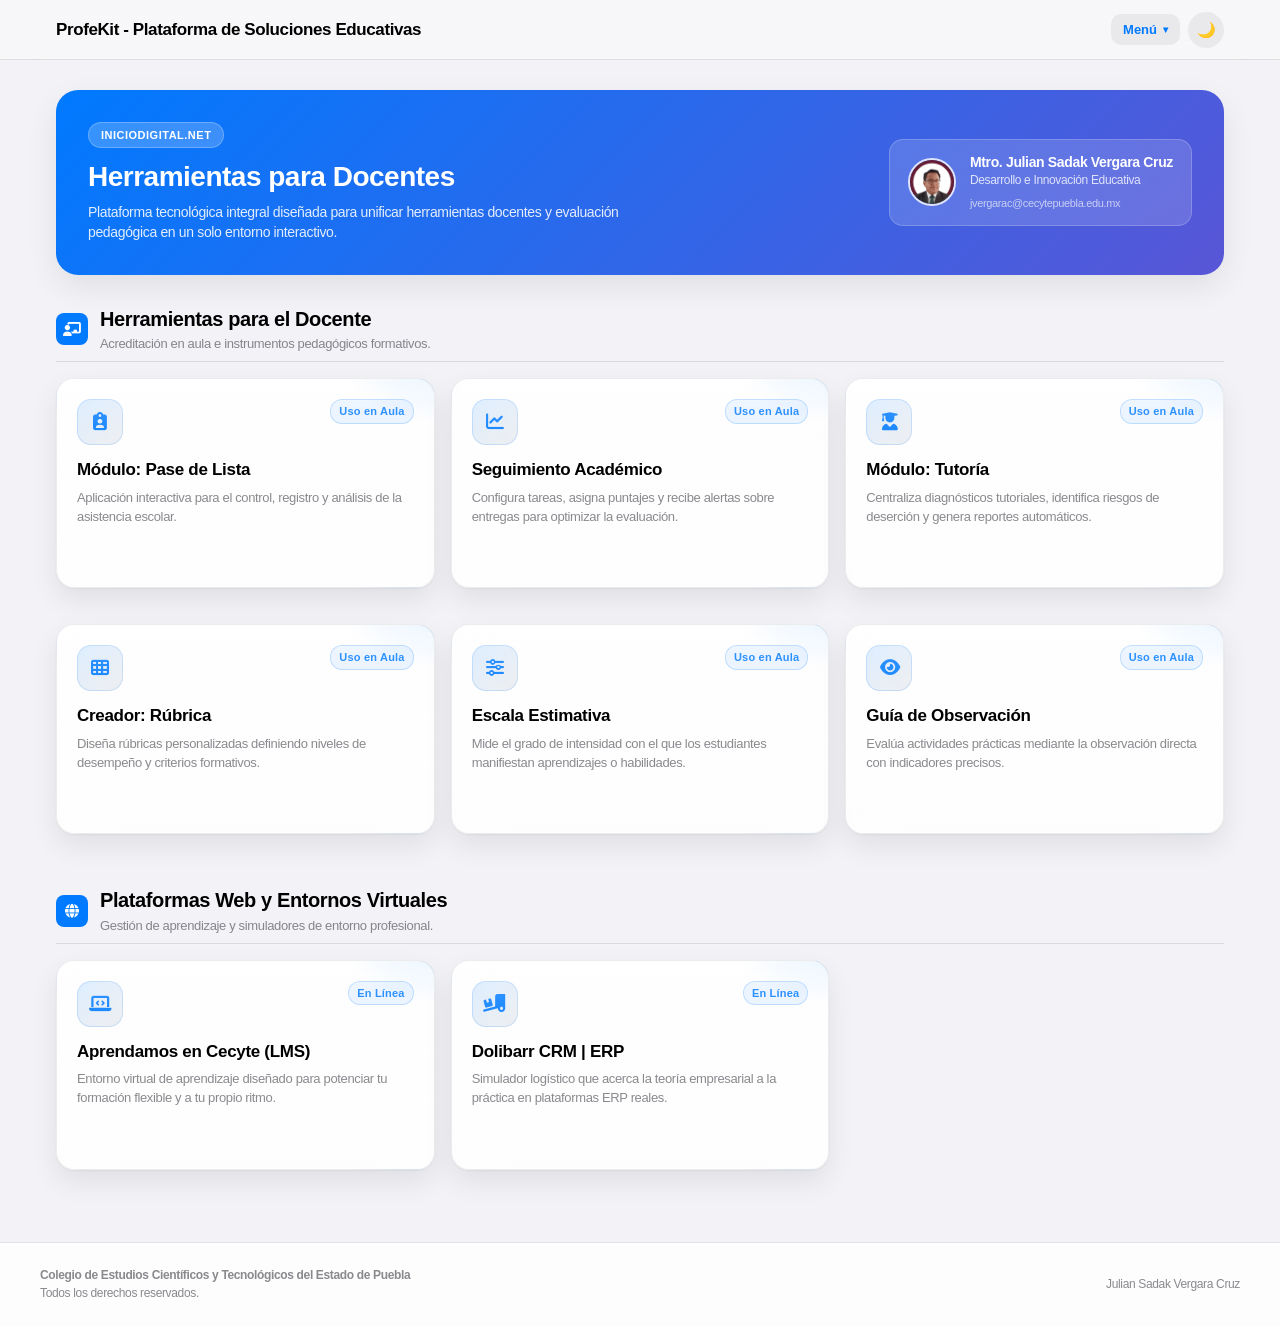
<file: index.html>
<!DOCTYPE html>
<html lang="es">
<head>
    <meta charset="UTF-8">
    <meta name="viewport" content="width=device-width, initial-scale=1.0, viewport-fit=cover">
    <title>ProfeKit | Plataforma de Soluciones Educativas</title>
    
    <!-- Hoja de Estilos iOS -->
    <link rel="stylesheet" href="css/styles.css">
    
    <!-- Carga Local de FontAwesome -->
    <link rel="stylesheet" href="css/all.min.css">
</head>
<body>

    <!-- Bar de Navegación iOS translucida -->
<nav class="ios-navbar">
  <div class="ios-nav-container">
    <a href="index.html" class="ios-brand">ProfeKit - Plataforma de Soluciones Educativas</a>

    <div class="ios-nav-actions">
      <!-- Menú Desplegable (Dropdown) -->
      <div class="ios-dropdown">
        <button class="ios-dropdown-btn" aria-label="Abrir menú de navegación">
          Menú <span class="ios-dropdown-arrow">▾</span>
        </button>
        <div class="ios-dropdown-menu">
          <a href="index.html" class="ios-dropdown-item">
            <span class="ios-dropdown-icon">🏠</span> Inicio
          </a>
          <a href="asistencia.html" class="ios-dropdown-item">
            <span class="ios-dropdown-icon">📋</span> Control de Asistencia
          </a>
        </div>
      </div>

      <!-- Botón de Modo Oscuro/Claro -->
    <button class="ios-theme-btn" id="theme-toggle" aria-label="Cambiar tema">
    🌙
    </button>
    </div>
  </div>
</nav>

    <!-- Header / Hero Section -->
    <header class="ios-header">
        <div class="ios-hero-card">
            <div>
                <span class="ios-hero-badge">iniciodigital.net</span>
                <h1 class="ios-hero-title">Herramientas para Docentes</h1>
                <p class="ios-hero-description">
                    Plataforma tecnológica integral diseñada para unificar herramientas docentes y evaluación pedagógica en un solo entorno interactivo.
                </p>
            </div>
            
            <!-- Cápsula del Perfil -->
            <div class="ios-profile-capsule">
                <img src="img/julianprofile.png" alt="Mtro. Julian Sadak Vergara Cruz" class="ios-profile-img" onerror="this.src='https://ui-avatars.com/api/?name=Julian+Vergara&background=B9975B&color=fff'">
                <div>
                    <div class="ios-profile-name">Mtro. Julian Sadak Vergara Cruz</div>
                    <div class="ios-profile-role">Desarrollo e Innovación Educativa</div>
                    <a href="mailto:jvergarac@cecytepuebla.edu.mx" class="ios-profile-email">jvergarac@cecytepuebla.edu.mx</a>
                </div>
            </div>
        </div>
    </header>

    <!-- Contenido Principal -->
    <main class="ios-main">

        <!-- Categoría 1: Herramientas del Docente -->
        <section id="PracticaDocente" class="ios-section">
            <div class="ios-section-header">
                <div class="ios-section-icon">
                    <i class="fa-solid fa-chalkboard-user"></i>
                </div>
                <div>
                    <h2 class="ios-section-title">Herramientas para el Docente</h2>
                    <p class="ios-section-subtitle">Acreditación en aula e instrumentos pedagógicos formativos.</p>
                </div>
            </div>

            <div class="ios-grid">
                <!-- Tarjeta: Pase de Lista -->
                <a href="pase_lista.html" class="ios-card ios-card-showcase">
                    <div>
                        <div class="ios-card-header">
                            <div class="ios-card-icon">
                                <i class="fa-solid fa-clipboard-user"></i>
                            </div>
                            <span class="ios-tag">Uso en Aula</span>
                        </div>
                        <h3 class="ios-card-title">Módulo: Pase de Lista</h3>
                        <p class="ios-card-text">Aplicación interactiva para el control, registro y análisis de la asistencia escolar.</p>
                    </div>
                </a>

                <!-- Tarjeta: Seguimiento de Estudiantes -->
                <a href="seguimiento_entregas.html" class="ios-card ios-card-showcase">
                    <div>
                        <div class="ios-card-header">
                            <div class="ios-card-icon">
                                <i class="fa-solid fa-chart-line"></i>
                            </div>
                            <span class="ios-tag">Uso en Aula</span>
                        </div>
                        <h3 class="ios-card-title">Seguimiento Académico</h3>
                        <p class="ios-card-text">Configura tareas, asigna puntajes y recibe alertas sobre entregas para optimizar la evaluación.</p>
                    </div>
                </a>

                <!-- Tarjeta: Tutoría -->
                <a href="tutoria.html" class="ios-card ios-card-showcase">
                    <div>
                        <div class="ios-card-header">
                            <div class="ios-card-icon">
                                <i class="fa-solid fa-user-graduate"></i>
                            </div>
                            <span class="ios-tag">Uso en Aula</span>
                        </div>
                        <h3 class="ios-card-title">Módulo: Tutoría</h3>
                        <p class="ios-card-text">Centraliza diagnósticos tutoriales, identifica riesgos de deserción y genera reportes automáticos.</p>
                    </div>
                </a>

                <!-- Tarjeta: Creador Rúbrica -->
                <a href="plantilla_rubrica.html" class="ios-card ios-card-showcase">
                    <div>
                        <div class="ios-card-header">
                            <div class="ios-card-icon">
                                <i class="fa-solid fa-table-cells"></i>
                            </div>
                            <span class="ios-tag">Uso en Aula</span>
                        </div>
                        <h3 class="ios-card-title">Creador: Rúbrica</h3>
                        <p class="ios-card-text">Diseña rúbricas personalizadas definiendo niveles de desempeño y criterios formativos.</p>
                    </div>
                </a>

                <!-- Tarjeta: Escala Estimativa -->
                <a href="plantilla_estimativa.html" class="ios-card ios-card-showcase">
                    <div>
                        <div class="ios-card-header">
                            <div class="ios-card-icon">
                                <i class="fa-solid fa-sliders"></i>
                            </div>
                            <span class="ios-tag">Uso en Aula</span>
                        </div>
                        <h3 class="ios-card-title">Escala Estimativa</h3>
                        <p class="ios-card-text">Mide el grado de intensidad con el que los estudiantes manifiestan aprendizajes o habilidades.</p>
                    </div>
                </a>

                <!-- Tarjeta: Guía de Observación -->
                <a href="plantilla_observacion.html" class="ios-card ios-card-showcase">
                    <div>
                        <div class="ios-card-header">
                            <div class="ios-card-icon">
                                <i class="fa-solid fa-eye"></i>
                            </div>
                            <span class="ios-tag">Uso en Aula</span>
                        </div>
                        <h3 class="ios-card-title">Guía de Observación</h3>
                        <p class="ios-card-text">Evalúa actividades prácticas mediante la observación directa con indicadores precisos.</p>
                    </div>
                </a>
            </div>
        </section>

        <!-- Categoría 2: Plataformas Web -->
        <section class="ios-section">
            <div class="ios-section-header">
                <div class="ios-section-icon">
                    <i class="fa-solid fa-globe"></i>
                </div>
                <div>
                    <h2 class="ios-section-title">Plataformas Web y Entornos Virtuales</h2>
                    <p class="ios-section-subtitle">Gestión de aprendizaje y simuladores de entorno profesional.</p>
                </div>
            </div>

            <div class="ios-grid">
                <!-- Tarjeta: Aprendamos en Cecyte -->
                <a href="https://aprendamos.iniciodigital.net" target="_blank" rel="noopener noreferrer" class="ios-card ios-card-showcase">
                    <div>
                        <div class="ios-card-header">
                            <div class="ios-card-icon">
                                <i class="fa-solid fa-laptop-code"></i>
                            </div>
                            <span class="ios-tag">En Línea</span>
                        </div>
                        <h3 class="ios-card-title">Aprendamos en Cecyte (LMS)</h3>
                        <p class="ios-card-text">Entorno virtual de aprendizaje diseñado para potenciar tu formación flexible y a tu propio ritmo.</p>
                    </div>
                </a>

                <!-- Tarjeta: Dolibarr -->
                <a href="https://demo.iniciodigital.net/htdocs/" target="_blank" rel="noopener noreferrer" class="ios-card ios-card-showcase">
                    <div>
                        <div class="ios-card-header">
                            <div class="ios-card-icon">
                                <i class="fa-solid fa-truck-ramp-box"></i>
                            </div>
                            <span class="ios-tag">En Línea</span>
                        </div>
                        <h3 class="ios-card-title">Dolibarr CRM | ERP</h3>
                        <p class="ios-card-text">Simulador logístico que acerca la teoría empresarial a la práctica en plataformas ERP reales.</p>
                    </div>
                </a>
            </div>
        </section>

    </main>

    <!-- Pie de página -->
    <footer class="ios-footer">
        <div class="ios-footer-container">
            <div>
                <strong>Colegio de Estudios Científicos y Tecnológicos del Estado de Puebla</strong>
                <div>Todos los derechos reservados.</div>
            </div>
            <div>
                <span>Julian Sadak Vergara Cruz</span>
            </div>
        </div>
    </footer>

    <script src="js/theme.js"></script>
</body>
</html>
</file>
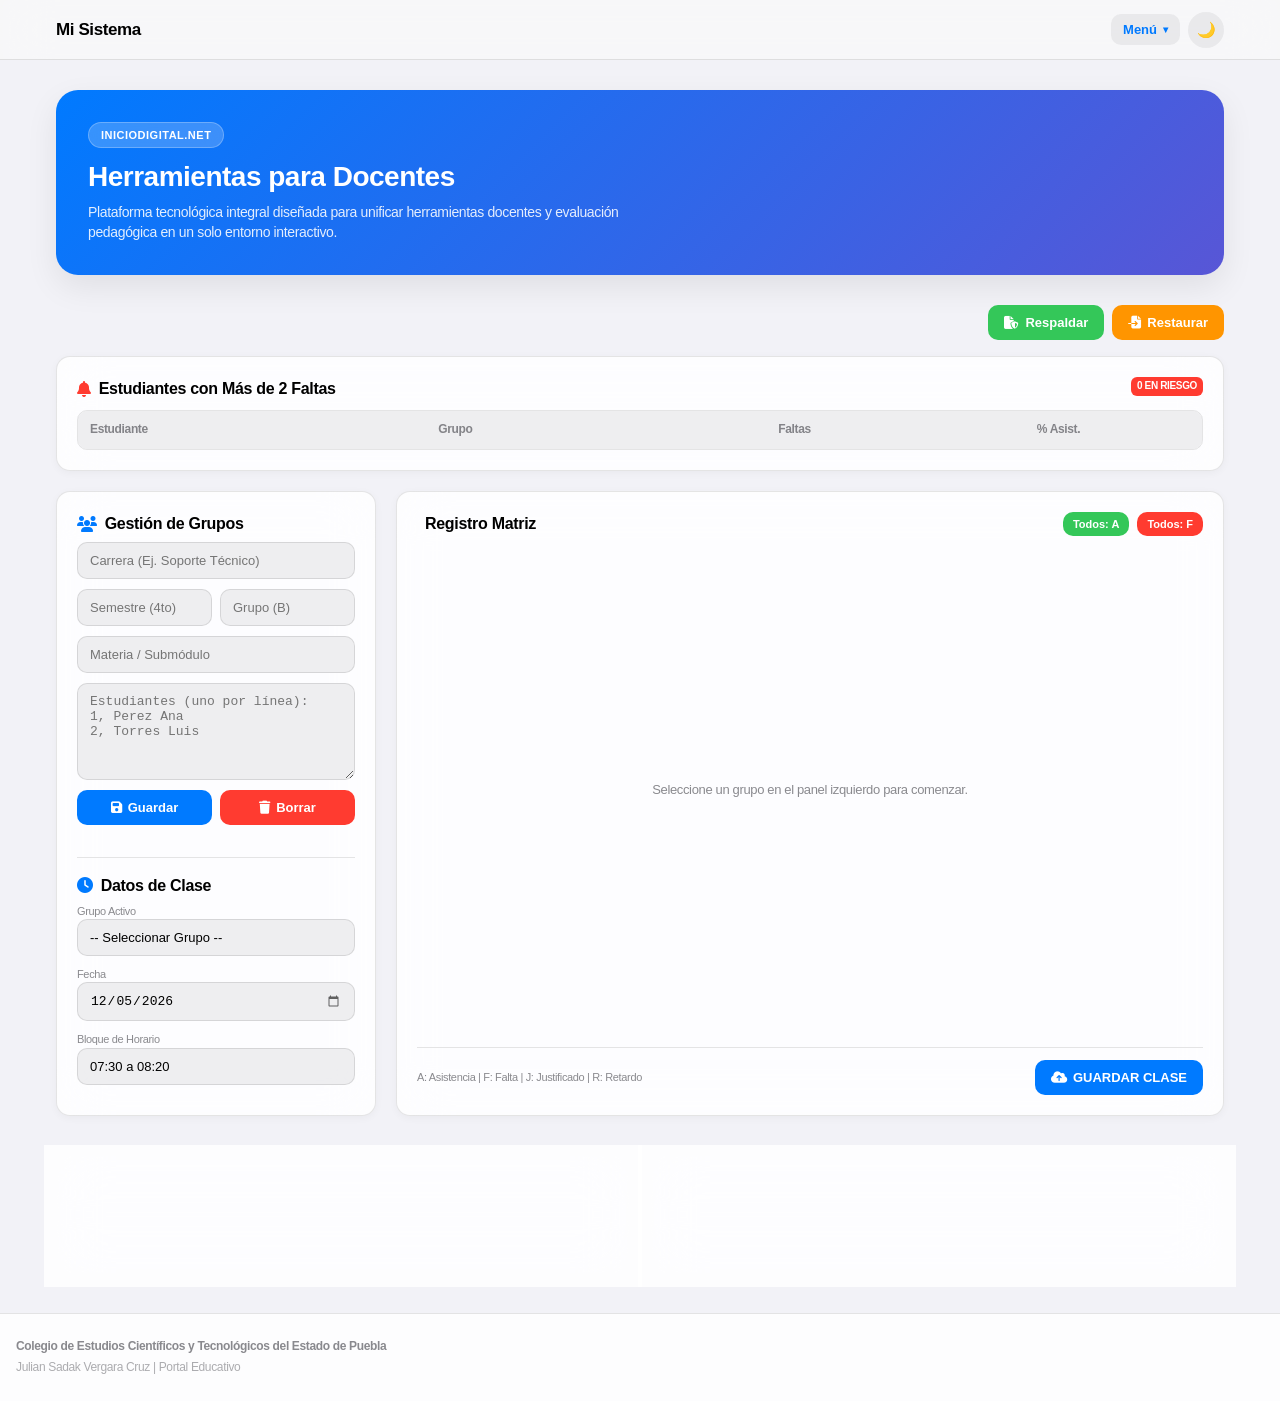
<file: asistencia.html>
<!DOCTYPE html>
<html lang="es" data-theme="light">
<head>
    <meta charset="UTF-8">
    <meta name="viewport" content="width=device-width, initial-scale=1.0">
    <title>Ecosistema Digital de Soluciones Educativas | CECYTE</title>
    
    <!-- Archivos CSS -->
    <link rel="stylesheet" href="css/all.min.css">
    <link rel="stylesheet" href="css/styles.css">

    <!-- Scripts de Terceros -->
    <script src="js/html2pdf.bundle.min.js"></script>
</head>

<body>

    <!-- Bar de Navegación iOS translucida -->
<nav class="ios-navbar">
  <div class="ios-nav-container">
    <a href="index.html" class="ios-brand">Mi Sistema</a>

    <div class="ios-nav-actions">
      <!-- Menú Desplegable (Dropdown) -->
      <div class="ios-dropdown">
        <button class="ios-dropdown-btn" aria-label="Abrir menú de navegación">
          Menú <span class="ios-dropdown-arrow">▾</span>
        </button>
        <div class="ios-dropdown-menu">
          <a href="index.html" class="ios-dropdown-item">
            <span class="ios-dropdown-icon">🏠</span> Inicio
          </a>
          <a href="asistencia.html" class="ios-dropdown-item">
            <span class="ios-dropdown-icon">📋</span> Control de Asistencia
          </a>
        </div>
      </div>

      <!-- Botón de Modo Oscuro/Claro -->
      <button class="ios-theme-btn" id="theme-toggle" aria-label="Cambiar tema">
        🌙
      </button>
    </div>
  </div>
</nav>

    <!-- Header / Hero Section -->
    <header class="ios-header">
        <div class="ios-hero-card">
            <div>
                <span class="ios-hero-badge">iniciodigital.net</span>
                <h1 class="ios-hero-title">Herramientas para Docentes</h1>
                <p class="ios-hero-description">
                    Plataforma tecnológica integral diseñada para unificar herramientas docentes y evaluación pedagógica en un solo entorno interactivo.
                </p>
            </div>
        </div>
    </header>

    <!-- Contenido Principal -->
    <main class="ios-main">
        
        <!-- Acciones Globales de Respaldo -->
        <div class="flex-between" style="margin-bottom: 16px;">
            <div></div>
            <div class="flex-gap">
                <button id="backup-export-btn" class="ios-btn ios-btn-success">
                    <i class="fa-solid fa-file-shield"></i> Respaldar
                </button>
                <button id="backup-import-btn" class="ios-btn ios-btn-warning">
                    <i class="fa-solid fa-file-import"></i> Restaurar
                </button>
                <input type="file" id="backup-file-input" style="display: none;" accept=".json">
            </div>
        </div>

        <!-- Alerta de Faltas Críticas -->
        <section class="ios-card">
            <div class="flex-between" style="margin-bottom: 10px;">
                <h2 class="ios-card-title" style="margin:0;">
                    <i class="fa-solid fa-bell" style="color: #FF3B30;"></i> Estudiantes con Más de 2 Faltas
                </h2>
                <span id="critical-absences-count" class="status-badge badge-f">0 en riesgo</span>
            </div>
            <div class="ios-table-wrap">
                <table class="ios-table">
                    <thead>
                        <tr>
                            <th>Estudiante</th>
                            <th>Grupo</th>
                            <th style="text-align: center;">Faltas</th>
                            <th style="text-align: center;">% Asist.</th>
                        </tr>
                    </thead>
                    <tbody id="critical-absences-body"></tbody>
                </table>
            </div>
        </section>

        <!-- Layout Principal -->
        <div class="ios-layout-grid">
            
            <!-- PANEL IZQUIERDO: CONFIGURACIÓN -->
            <article class="ios-card">
                <h2 class="ios-card-title">
                    <i class="fa-solid fa-users" style="color: var(--apple-blue);"></i> Gestión de Grupos
                </h2>
                
                <input id="group-name" type="text" placeholder="Carrera (Ej. Soporte Técnico)" class="ios-input">
                <div style="display: grid; grid-template-columns: 1fr 1fr; gap: 8px;">
                    <input id="group-semester" type="text" placeholder="Semestre (4to)" class="ios-input">
                    <input id="group-shift" type="text" placeholder="Grupo (B)" class="ios-input">
                </div>
                <input id="group-subject" type="text" placeholder="Materia / Submódulo" class="ios-input">
                <textarea id="students-input" rows="5" placeholder="Estudiantes (uno por línea):&#10;1, Perez Ana&#10;2, Torres Luis" class="ios-textarea"></textarea>
                
                <div style="display: grid; grid-template-columns: 1fr 1fr; gap: 8px; margin-bottom: 16px;">
                    <button id="save-group-btn" class="ios-btn">
                        <i class="fa-solid fa-floppy-disk"></i> Guardar
                    </button>
                    <button id="delete-group-btn" class="ios-btn ios-btn-danger">
                        <i class="fa-solid fa-trash"></i> Borrar
                    </button>
                </div>

                <hr style="border: none; border-top: 0.5px solid var(--apple-border); margin: 16px 0;">

                <h2 class="ios-card-title">
                    <i class="fa-solid fa-clock" style="color: var(--apple-blue);"></i> Datos de Clase
                </h2>
                
                <label style="font-size: 11px; color: var(--apple-text-secondary);">Grupo Activo</label>
                <select id="group-select" class="ios-select"></select>

                <label style="font-size: 11px; color: var(--apple-text-secondary);">Fecha</label>
                <input id="session-date" type="date" class="ios-input">

                <label style="font-size: 11px; color: var(--apple-text-secondary);">Bloque de Horario</label>
                <select id="session-block" class="ios-select">
                    <option value="07:30 - 08:20">07:30 a 08:20</option>
                    <option value="08:20 - 09:10">08:20 a 09:10</option>
                    <option value="09:10 - 10:00">09:10 a 10:00</option>
                    <option value="10:30 - 11:20">10:30 a 11:20</option>
                    <option value="11:20 - 12:10">11:20 a 12:10</option>
                    <option value="12:10 - 13:00">12:10 a 13:00</option>
                    <option value="13:00 - 13:50">13:00 a 13:50</option>
                    <option value="13:50 - 14:40">13:50 a 14:40</option>
                    <option value="14:40 - 15:30">14:40 a 15:30</option>
                </select>
            </article>

            <!-- PANEL DERECHO: MATRIZ DE ASISTENCIA -->
            <article class="ios-card">
                <div class="flex-between" style="margin-bottom: 12px;">
                    <h2 class="ios-card-title" style="margin:0;">
                        <i class="fa-solid fa-grid-2" style="color: var(--apple-blue);"></i> Registro Matriz
                    </h2>
                    <div class="flex-gap">
                        <button id="mark-all-p" class="ios-btn ios-btn-success" style="padding: 6px 10px; font-size: 11px;">Todos: A</button>
                        <button id="mark-all-a" class="ios-btn ios-btn-danger" style="padding: 6px 10px; font-size: 11px;">Todos: F</button>
                    </div>
                </div>

                <div id="attendance-empty" style="text-align: center; padding: 40px; color: var(--apple-text-secondary); font-size: 13px;">
                    Seleccione un grupo en el panel izquierdo para comenzar.
                </div>

                <div id="attendance-grid-wrap" style="display: none;">
                    <div id="attendance-grid" class="attendance-grid"></div>
                </div>

                <div class="flex-between" style="margin-top: 16px; padding-top: 12px; border-top: 0.5px solid var(--apple-border);">
                    <div style="font-size: 11px; color: var(--apple-text-secondary);">
                        A: Asistencia | F: Falta | J: Justificado | R: Retardo
                    </div>
                    <button id="save-session-btn" class="ios-btn">
                        <i class="fa-solid fa-cloud-arrow-up"></i> GUARDAR CLASE
                    </button>
                </div>
            </article>

        </div>

        <!-- HISTORIAL Y ESTADÍSTICAS -->
        <div style="display: grid; grid-template-columns: repeat(auto-fit, minmax(300px, 1fr)); gap: 20px; margin-top: 20px;">
            
            <article class="ios-card">
                <div class="flex-between" style="margin-bottom: 12px;">
                    <h2 class="ios-card-title" style="margin:0;"><i class="fa-solid fa-history"></i> Historial de Clases</h2>
                    <div class="flex-gap">
                        <button id="clear-history-btn" class="ios-btn ios-btn-danger" style="font-size: 10px; padding: 4px 8px;">Limpiar</button>
                        <button id="export-csv-btn" class="ios-btn ios-btn-secondary" style="font-size: 10px; padding: 4px 8px;">Exportar CSV</button>
                    </div>
                </div>
                <div class="ios-table-wrap">
                    <table class="ios-table">
                        <thead>
                            <tr>
                                <th>Fecha</th>
                                <th>Bloque</th>
                                <th style="text-align: center;">Acción</th>
                            </tr>
                        </thead>
                        <tbody id="history-body"></tbody>
                    </table>
                </div>
            </article>

            <article class="ios-card">
                <h2 class="ios-card-title"><i class="fa-solid fa-chart-bar"></i> Acumulados de Asistencia</h2>
                <div class="ios-table-wrap">
                    <table class="ios-table">
                        <thead>
                            <tr>
                                <th>Estudiante</th>
                                <th style="text-align: center;">A</th>
                                <th style="text-align: center;">F</th>
                                <th style="text-align: center;">%</th>
                            </tr>
                        </thead>
                        <tbody id="summary-body"></tbody>
                    </table>
                </div>
            </article>

        </div>

    </main>

    <!-- Pie de Página Institucional -->
    <footer class="ios-footer">
        <p><strong>Colegio de Estudios Científicos y Tecnológicos del Estado de Puebla</strong></p>
        <p style="margin-top: 4px; opacity: 0.7;">Julian Sadak Vergara Cruz | Portal Educativo</p>
    </footer>

    <script src="js/theme.js"></script>

    <!-- LÓGICA DEL MÓDULO -->
    <script>
        /* 1. LÓGICA DE PASE DE LISTA */
        const STORAGE_KEY = 'cecyte_pase_lista_v1';
        
        const STATUS_CONFIG = {
            A: { label: 'Asistencia', bgClass: 'status-a', badgeClass: 'badge-a' },
            F: { label: 'Falta', bgClass: 'status-f', badgeClass: 'badge-f' },
            J: { label: 'Justificado', bgClass: 'status-j', badgeClass: 'badge-j' },
            R: { label: 'Retardo', bgClass: 'status-r', badgeClass: 'badge-r' }
        };
        const STATUS_KEYS = Object.keys(STATUS_CONFIG);

        const state = { groups: [], sessions: [], currentAttendance: {} };

        const el = {
            groupName: document.getElementById('group-name'),
            groupSemester: document.getElementById('group-semester'),
            groupShift: document.getElementById('group-shift'),
            groupSubject: document.getElementById('group-subject'),
            studentsInput: document.getElementById('students-input'),
            saveGroupBtn: document.getElementById('save-group-btn'),
            deleteGroupBtn: document.getElementById('delete-group-btn'),
            groupSelect: document.getElementById('group-select'),
            sessionDate: document.getElementById('session-date'),
            sessionBlock: document.getElementById('session-block'),
            attendanceEmpty: document.getElementById('attendance-empty'),
            attendanceGridWrap: document.getElementById('attendance-grid-wrap'),
            attendanceGrid: document.getElementById('attendance-grid'),
            saveSessionBtn: document.getElementById('save-session-btn'),
            markAllP: document.getElementById('mark-all-p'),
            markAllA: document.getElementById('mark-all-a'),
            clearHistoryBtn: document.getElementById('clear-history-btn'),
            historyBody: document.getElementById('history-body'),
            summaryBody: document.getElementById('summary-body'),
            criticalAbsencesBody: document.getElementById('critical-absences-body'),
            criticalAbsencesCount: document.getElementById('critical-absences-count'),
            exportCsvBtn: document.getElementById('export-csv-btn'),
            exportBackupBtn: document.getElementById('backup-export-btn'),
            importBackupBtn: document.getElementById('backup-import-btn'),
            backupFileInput: document.getElementById('backup-file-input')
        };

        const uid = () => `${Date.now()}_${Math.random().toString(36).slice(2, 8)}`;

        function saveState() { localStorage.setItem(STORAGE_KEY, JSON.stringify(state)); }
        function loadState() {
            const raw = localStorage.getItem(STORAGE_KEY);
            if (!raw) return;
            try {
                const parsed = JSON.parse(raw);
                state.groups = Array.isArray(parsed.groups) ? parsed.groups : [];
                state.sessions = Array.isArray(parsed.sessions) ? parsed.sessions : [];
            } catch (e) { console.error(e); }
        }

        function parseStudents(rawText) {
            return rawText.split('\n').map(l => l.trim()).filter(Boolean).map((line, idx) => {
                const [first, ...rest] = line.split(',');
                if (rest.length === 0) return { id: uid(), number: idx + 1, name: first.trim() };
                const num = parseInt(first.trim());
                return { id: uid(), number: isNaN(num) ? idx + 1 : num, name: rest.join(',').trim() };
            }).sort((a,b) => a.number - b.number);
        }

        function buildGroupLabel(g) { return `${g.career || g.name} (${[g.semester, g.group].filter(Boolean).join(' ')})`; }

        function renderGroupOptions() {
            el.groupSelect.innerHTML = '<option value="">-- Seleccionar Grupo --</option>';
            state.groups.forEach(g => {
                const opt = document.createElement('option');
                opt.value = g.id;
                opt.textContent = buildGroupLabel(g);
                el.groupSelect.appendChild(opt);
            });
        }

        function renderAttendanceGrid() {
            const groupId = el.groupSelect.value;
            const group = state.groups.find(g => g.id === groupId);
            el.attendanceGrid.innerHTML = '';

            if (!group || group.students.length === 0) {
                el.attendanceGridWrap.style.display = 'none';
                el.attendanceEmpty.style.display = 'block';
                return;
            }

            group.students.forEach(student => {
                if (!state.currentAttendance[student.id]) state.currentAttendance[student.id] = 'A';
                const currentStatus = state.currentAttendance[student.id];
                const conf = STATUS_CONFIG[currentStatus];

                const card = document.createElement('div');
                card.id = `card-${student.id}`;
                card.className = `student-card ${conf.bgClass}`;
                card.onclick = () => {
                    const nextIndex = (STATUS_KEYS.indexOf(state.currentAttendance[student.id]) + 1) % STATUS_KEYS.length;
                    const nextStatus = STATUS_KEYS[nextIndex];
                    state.currentAttendance[student.id] = nextStatus;
                    updateCardStyle(student.id, nextStatus);
                };

                card.innerHTML = `
                    <div class="flex-between">
                        <span style="font-size:10px; opacity:0.6;">#${student.number}</span>
                        <span id="badge-${student.id}" class="status-badge ${conf.badgeClass}">${currentStatus}</span>
                    </div>
                    <div style="font-size:11px; font-weight:700; white-space:nowrap; overflow:hidden; text-overflow:ellipsis;">${student.name}</div>
                `;
                el.attendanceGrid.appendChild(card);
            });

            el.attendanceEmpty.style.display = 'none';
            el.attendanceGridWrap.style.display = 'block';
        }

        function updateCardStyle(studentId, status) {
            const card = document.getElementById(`card-${studentId}`);
            const badge = document.getElementById(`badge-${studentId}`);
            if (!card || !badge) return;

            card.className = `student-card ${STATUS_CONFIG[status].bgClass}`;
            badge.className = `status-badge ${STATUS_CONFIG[status].badgeClass}`;
            badge.textContent = status;
        }

        function refreshViews() {
            renderAttendanceGrid();
            renderHistory();
            renderSummary();
            renderCriticalAbsences();
        }

        function saveSession() {
            const groupId = el.groupSelect.value;
            if (!groupId || !el.sessionDate.value) return alert('Seleccione grupo y fecha.');

            const statusByStudent = {};
            const group = state.groups.find(g => g.id === groupId);
            group.students.forEach(s => {
                statusByStudent[s.id] = state.currentAttendance[s.id] || 'A';
            });

            state.sessions.push({
                id: uid(),
                groupId,
                date: el.sessionDate.value,
                block: el.sessionBlock.value,
                statusByStudent
            });

            saveState();
            alert('¡Clase guardada exitosamente!');
            refreshViews();
        }

        function renderHistory() {
            el.historyBody.innerHTML = '';
            const groupId = el.groupSelect.value;
            const groupSessions = state.sessions.filter(s => s.groupId === groupId);

            if (groupSessions.length === 0) {
                el.historyBody.innerHTML = '<tr><td colspan="3" style="text-align:center; padding:10px;">Sin historial.</td></tr>';
                return;
            }

            groupSessions.forEach(s => {
                const tr = document.createElement('tr');
                tr.innerHTML = `
                    <td>${s.date}</td>
                    <td>${s.block}</td>
                    <td style="text-align:center;">
                        <button onclick="deleteSession('${s.id}')" class="ios-btn ios-btn-danger" style="padding:2px 6px; font-size:10px;">Borrar</button>
                    </td>
                `;
                el.historyBody.appendChild(tr);
            });
        }

        window.deleteSession = function(id) {
            state.sessions = state.sessions.filter(s => s.id !== id);
            saveState();
            refreshViews();
        };

        function renderSummary() {
            el.summaryBody.innerHTML = '';
            const groupId = el.groupSelect.value;
            const group = state.groups.find(g => g.id === groupId);
            if (!group) return;

            const groupSessions = state.sessions.filter(s => s.groupId === groupId);

            group.students.forEach(student => {
                let a = 0, f = 0;
                groupSessions.forEach(s => {
                    const res = s.statusByStudent?.[student.id] || 'A';
                    if (res === 'A') a++;
                    if (res === 'F') f++;
                });

                const total = groupSessions.length || 1;
                const pct = Math.round((a / total) * 100);

                const tr = document.createElement('tr');
                tr.innerHTML = `
                    <td>${student.name}</td>
                    <td style="text-align:center; font-weight:bold; color:var(--status-a-border);">${a}</td>
                    <td style="text-align:center; font-weight:bold; color:var(--status-f-border);">${f}</td>
                    <td style="text-align:center; font-weight:bold;">${pct}%</td>
                `;
                el.summaryBody.appendChild(tr);
            });
        }

        function renderCriticalAbsences() {
            el.criticalAbsencesBody.innerHTML = '';
            let count = 0;

            const groupId = el.groupSelect.value;
            const group = state.groups.find(g => g.id === groupId);
            if (!group) return;

            const groupSessions = state.sessions.filter(s => s.groupId === groupId);

            group.students.forEach(student => {
                let f = 0;
                groupSessions.forEach(s => {
                    if (s.statusByStudent?.[student.id] === 'F') f++;
                });

                if (f > 2) {
                    count++;
                    const tr = document.createElement('tr');
                    tr.innerHTML = `
                        <td>${student.name}</td>
                        <td>${buildGroupLabel(group)}</td>
                        <td style="text-align:center; font-weight:bold; color:var(--status-f-border);">${f}</td>
                        <td style="text-align:center;">Riesgo</td>
                    `;
                    el.criticalAbsencesBody.appendChild(tr);
                }
            });

            el.criticalAbsencesCount.textContent = `${count} en riesgo`;
        }

        // Inicialización
        document.addEventListener('DOMContentLoaded', () => {
            loadState();
            renderGroupOptions();
            el.sessionDate.value = new Date().toISOString().split('T')[0];

            el.saveGroupBtn.onclick = () => {
                const career = el.groupName.value.trim();
                const students = parseStudents(el.studentsInput.value);
                if (!career || students.length === 0) return alert('Complete los campos');

                const newGroup = { id: uid(), career, semester: el.groupSemester.value, group: el.groupShift.value, students };
                state.groups.push(newGroup);
                saveState();
                renderGroupOptions();
                el.groupSelect.value = newGroup.id;
                refreshViews();
            };

            el.groupSelect.onchange = () => {
                state.currentAttendance = {};
                refreshViews();
            };

            el.markAllP.onclick = () => {
                const group = state.groups.find(g => g.id === el.groupSelect.value);
                if (!group) return;
                group.students.forEach(s => {
                    state.currentAttendance[s.id] = 'A';
                    updateCardStyle(s.id, 'A');
                });
            };

            el.markAllA.onclick = () => {
                const group = state.groups.find(g => g.id === el.groupSelect.value);
                if (!group) return;
                group.students.forEach(s => {
                    state.currentAttendance[s.id] = 'F';
                    updateCardStyle(s.id, 'F');
                });
            };

            el.saveSessionBtn.onclick = saveSession;
        });
    </script>
</body>
</html>
</file>
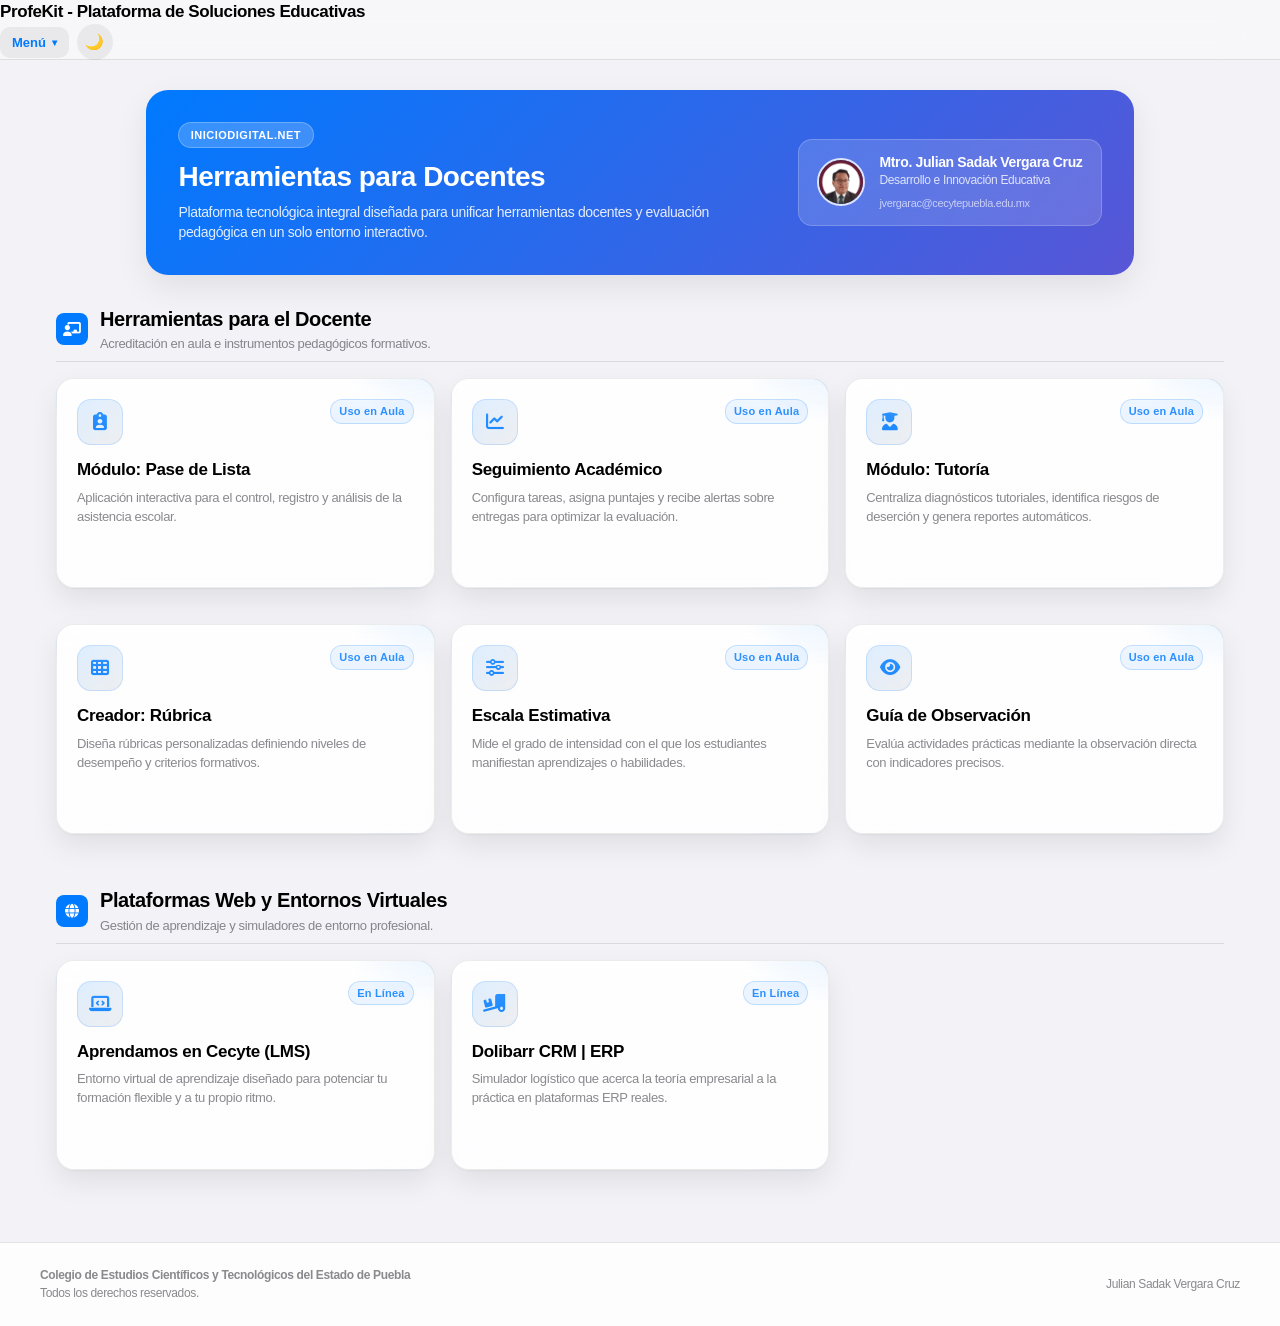
<file: index2.html>
<!DOCTYPE html>
<html lang="es">
<head>
    <meta charset="UTF-8">
    <meta name="viewport" content="width=device-width, initial-scale=1.0, viewport-fit=cover">
    <title>ProfeKit | Plataforma de Soluciones Educativas</title>

    <!-- Hoja de Estilos iOS -->
    <link rel="stylesheet" href="css/styles.css">

    <!-- Carga Local de FontAwesome -->
    <link rel="stylesheet" href="css/all.min.css">
</head>
<body>

    <!-- Barra de Navegación iOS translucida -->
    <nav class="ios-navbar">
        <div class="container">
            <a href="index.html" class="ios-brand">ProfeKit - Plataforma de Soluciones Educativas</a>

            <div class="ios-nav-actions">
                <!-- Menú Desplegable (Dropdown) -->
                <div class="ios-dropdown">
                    <button class="ios-dropdown-btn" aria-label="Abrir menú de navegación">
                        Menú <span class="ios-dropdown-arrow">▾</span>
                    </button>
                    <div class="ios-dropdown-menu">
                        <a href="index.html" class="ios-dropdown-item">
                            <span class="ios-dropdown-icon">🏠</span> Inicio
                        </a>
                        <a href="asistencia.html" class="ios-dropdown-item">
                            <span class="ios-dropdown-icon">📋</span> Control de Asistencia
                        </a>
                    </div>
                </div>

                <!-- Botón de Modo Oscuro/Claro -->
                <button class="ios-theme-btn" id="theme-toggle" aria-label="Cambiar tema">
                    🌙
                </button>
            </div>
        </div>
    </nav>

    <!-- Header / Hero Section -->
    <header class="ios-header">
        <div class="container">
            <div class="ios-hero-card">
                <div>
                    <span class="ios-hero-badge">iniciodigital.net</span>
                    <h1 class="ios-hero-title">Herramientas para Docentes</h1>
                    <p class="ios-hero-description">
                        Plataforma tecnológica integral diseñada para unificar herramientas docentes y evaluación pedagógica en un solo entorno interactivo.
                    </p>
                </div>
                
                <!-- Cápsula del Perfil -->
                <div class="ios-profile-capsule">
                    <img src="img/julianprofile.png" alt="Mtro. Julian Sadak Vergara Cruz" class="ios-profile-img" onerror="this.src='https://ui-avatars.com/api/?name=Julian+Vergara&background=B9975B&color=fff'">
                    <div>
                        <div class="ios-profile-name">Mtro. Julian Sadak Vergara Cruz</div>
                        <div class="ios-profile-role">Desarrollo e Innovación Educativa</div>
                        <a href="mailto:jvergarac@cecytepuebla.edu.mx" class="ios-profile-email">jvergarac@cecytepuebla.edu.mx</a>
                    </div>
                </div>
            </div>
        </div>
    </header>

    <!-- Contenido Principal -->
    <main class="ios-main">
        <div class="container">

            <!-- Categoría 1: Herramientas del Docente -->
            <section id="PracticaDocente" class="ios-section">
                <div class="ios-section-header">
                    <div class="ios-section-icon">
                        <i class="fa-solid fa-chalkboard-user"></i>
                    </div>
                    <div>
                        <h2 class="ios-section-title">Herramientas para el Docente</h2>
                        <p class="ios-section-subtitle">Acreditación en aula e instrumentos pedagógicos formativos.</p>
                    </div>
                </div>

                <div class="ios-grid">
                    <!-- Tarjeta: Pase de Lista -->
                    <a href="pase_lista.html" class="ios-card ios-card-showcase">
                        <div>
                            <div class="ios-card-header">
                                <div class="ios-card-icon">
                                    <i class="fa-solid fa-clipboard-user"></i>
                                </div>
                                <span class="ios-tag">Uso en Aula</span>
                            </div>
                            <h3 class="ios-card-title">Módulo: Pase de Lista</h3>
                            <p class="ios-card-text">Aplicación interactiva para el control, registro y análisis de la asistencia escolar.</p>
                        </div>
                    </a>

                    <!-- Tarjeta: Seguimiento de Estudiantes -->
                    <a href="seguimiento_entregas.html" class="ios-card ios-card-showcase">
                        <div>
                            <div class="ios-card-header">
                                <div class="ios-card-icon">
                                    <i class="fa-solid fa-chart-line"></i>
                                </div>
                                <span class="ios-tag">Uso en Aula</span>
                            </div>
                            <h3 class="ios-card-title">Seguimiento Académico</h3>
                            <p class="ios-card-text">Configura tareas, asigna puntajes y recibe alertas sobre entregas para optimizar la evaluación.</p>
                        </div>
                    </a>

                    <!-- Tarjeta: Tutoría -->
                    <a href="tutoria.html" class="ios-card ios-card-showcase">
                        <div>
                            <div class="ios-card-header">
                                <div class="ios-card-icon">
                                    <i class="fa-solid fa-user-graduate"></i>
                                </div>
                                <span class="ios-tag">Uso en Aula</span>
                            </div>
                            <h3 class="ios-card-title">Módulo: Tutoría</h3>
                            <p class="ios-card-text">Centraliza diagnósticos tutoriales, identifica riesgos de deserción y genera reportes automáticos.</p>
                        </div>
                    </a>

                    <!-- Tarjeta: Creador Rúbrica -->
                    <a href="plantilla_rubrica.html" class="ios-card ios-card-showcase">
                        <div>
                            <div class="ios-card-header">
                                <div class="ios-card-icon">
                                    <i class="fa-solid fa-table-cells"></i>
                                </div>
                                <span class="ios-tag">Uso en Aula</span>
                            </div>
                            <h3 class="ios-card-title">Creador: Rúbrica</h3>
                            <p class="ios-card-text">Diseña rúbricas personalizadas definiendo niveles de desempeño y criterios formativos.</p>
                        </div>
                    </a>

                    <!-- Tarjeta: Escala Estimativa -->
                    <a href="plantilla_estimativa.html" class="ios-card ios-card-showcase">
                        <div>
                            <div class="ios-card-header">
                                <div class="ios-card-icon">
                                    <i class="fa-solid fa-sliders"></i>
                                </div>
                                <span class="ios-tag">Uso en Aula</span>
                            </div>
                            <h3 class="ios-card-title">Escala Estimativa</h3>
                            <p class="ios-card-text">Mide el grado de intensidad con el que los estudiantes manifiestan aprendizajes o habilidades.</p>
                        </div>
                    </a>

                    <!-- Tarjeta: Guía de Observación -->
                    <a href="plantilla_observacion.html" class="ios-card ios-card-showcase">
                        <div>
                            <div class="ios-card-header">
                                <div class="ios-card-icon">
                                    <i class="fa-solid fa-eye"></i>
                                </div>
                                <span class="ios-tag">Uso en Aula</span>
                            </div>
                            <h3 class="ios-card-title">Guía de Observación</h3>
                            <p class="ios-card-text">Evalúa actividades prácticas mediante la observación directa con indicadores precisos.</p>
                        </div>
                    </a>
                </div>
            </section>

            <!-- Categoría 2: Plataformas Web -->
            <section class="ios-section">
                <div class="ios-section-header">
                    <div class="ios-section-icon">
                        <i class="fa-solid fa-globe"></i>
                    </div>
                    <div>
                        <h2 class="ios-section-title">Plataformas Web y Entornos Virtuales</h2>
                        <p class="ios-section-subtitle">Gestión de aprendizaje y simuladores de entorno profesional.</p>
                    </div>
                </div>

                <div class="ios-grid">
                    <!-- Tarjeta: Aprendamos en Cecyte -->
                    <a href="https://aprendamos.iniciodigital.net" target="_blank" rel="noopener noreferrer" class="ios-card ios-card-showcase">
                        <div>
                            <div class="ios-card-header">
                                <div class="ios-card-icon">
                                    <i class="fa-solid fa-laptop-code"></i>
                                </div>
                                <span class="ios-tag">En Línea</span>
                            </div>
                            <h3 class="ios-card-title">Aprendamos en Cecyte (LMS)</h3>
                            <p class="ios-card-text">Entorno virtual de aprendizaje diseñado para potenciar tu formación flexible y a tu propio ritmo.</p>
                        </div>
                    </a>

                    <!-- Tarjeta: Dolibarr -->
                    <a href="https://demo.iniciodigital.net/htdocs/" target="_blank" rel="noopener noreferrer" class="ios-card ios-card-showcase">
                        <div>
                            <div class="ios-card-header">
                                <div class="ios-card-icon">
                                    <i class="fa-solid fa-truck-ramp-box"></i>
                                </div>
                                <span class="ios-tag">En Línea</span>
                            </div>
                            <h3 class="ios-card-title">Dolibarr CRM | ERP</h3>
                            <p class="ios-card-text">Simulador logístico que acerca la teoría empresarial a la práctica en plataformas ERP reales.</p>
                        </div>
                    </a>
                </div>
            </section>

        </div> <!-- Fin del container -->
    </main>

    <!-- Pie de página -->
    <footer class="ios-footer">
        <div class="container">
            <div class="ios-footer-container">
                <div>
                    <strong>Colegio de Estudios Científicos y Tecnológicos del Estado de Puebla</strong>
                    <div>Todos los derechos reservados.</div>
                </div>
                <div>
                    <span>Julian Sadak Vergara Cruz</span>
                </div>
            </div>
        </div>
    </footer>

    <script src="js/theme.js"></script>
</body>
</html>
</file>
<file: css/styles.css>
/* ==========================================================================
   Apple Human Interface Guidelines (HIG) - Color System & Dark Mode
   ========================================================================== */

/* 1. Paleta de Colores Estándar de Apple (Modo Claro) */
:root {
  /* Fondos del sistema */
  --apple-bg: #F2F2F7;                   /* System Grouped Background */
  --apple-card-bg: rgba(255, 255, 255, 0.82); /* Secondary System Grouped Background con Blur */
  --apple-nav-bg: rgba(249, 249, 249, 0.78);
  
  /* Textos */
  --apple-text-primary: #000000;         /* Primary Label */
  --apple-text-secondary: rgba(60, 60, 67, 0.6); /* Secondary Label */
  --apple-text-tertiary: rgba(60, 60, 67, 0.3);  /* Tertiary Label */
  
  /* Acentos de Apple */
  --apple-blue: #007AFF;                 /* System Blue */
  --apple-blue-hover: #0062CC;
  --apple-indigo: #5856D6;               /* System Indigo */
  --apple-gray-icon: rgba(120, 120, 128, 0.12);
  --apple-border: rgba(0, 0, 0, 0.1);    /* System Separator */
  
  /* Badges y Sombras */
  --apple-badge-bg: rgba(0, 122, 255, 0.1);
  --apple-badge-text: #007AFF;
  --apple-shadow-sm: 0 2px 8px rgba(0, 0, 0, 0.04);
  --apple-shadow-md: 0 12px 32px rgba(0, 0, 0, 0.08);
  
  /* Geometría e Efectos iOS */
  --apple-radius-lg: 22px;
  --apple-radius-md: 14px;
  --apple-radius-sm: 10px;
  --apple-blur: blur(25px) saturate(190%);

  /* Módulo Asistencia: Estados Visuales */
  --status-a-bg: rgba(52, 199, 89, 0.15);
  --status-a-border: #34C759;
  --status-a-text: #248A3D;

  --status-f-bg: rgba(255, 59, 48, 0.15);
  --status-f-border: #FF3B30;
  --status-f-text: #D70015;

  --status-j-bg: rgba(255, 149, 0, 0.15);
  --status-j-border: #FF9500;
  --status-j-text: #C67100;

  --status-r-bg: rgba(90, 200, 250, 0.15);
  --status-r-border: #5AC8FA;
  --status-r-text: #0071A4;
}

/* ==========================================================================
   Apple System Colors (Light / Dark Mode Control)
   ========================================================================== */

/* 1. Modo Claro (Por defecto) */
:root,
[data-theme="light"] {
  --apple-bg: #F2F2F7;
  --apple-card-bg: rgba(255, 255, 255, 0.85);
  --apple-nav-bg: rgba(249, 249, 249, 0.78);
  
  --apple-text-primary: #000000;
  --apple-text-secondary: rgba(60, 60, 67, 0.6);
  --apple-text-tertiary: rgba(60, 60, 67, 0.3);
  
  --apple-blue: #007AFF;
  --apple-blue-hover: #0062CC;
  --apple-gray-icon: rgba(120, 120, 128, 0.12);
  --apple-border: rgba(0, 0, 0, 0.1);
  --apple-shadow-sm: 0 2px 8px rgba(0, 0, 0, 0.04);
  --apple-shadow-md: 0 12px 32px rgba(0, 0, 0, 0.08);
}

/* 2. Modo Oscuro */
@media (prefers-color-scheme: dark) {
  :root:not([data-theme="light"]) {
    --apple-bg: #000000;
    --apple-card-bg: rgba(28, 28, 30, 0.82);
    --apple-nav-bg: rgba(29, 29, 31, 0.75);
    
    --apple-text-primary: #FFFFFF;
    --apple-text-secondary: rgba(235, 235, 245, 0.6);
    --apple-text-tertiary: rgba(235, 235, 245, 0.3);
    
    --apple-blue: #0A84FF;
    --apple-blue-hover: #409CFF;
    --apple-indigo: #5E5CE6;
    --apple-gray-icon: rgba(120, 120, 128, 0.24);
    --apple-border: rgba(255, 255, 255, 0.15);
    
    --apple-badge-bg: rgba(10, 132, 255, 0.15);
    --apple-badge-text: #64D2FF;
    --apple-shadow-sm: 0 2px 8px rgba(0, 0, 0, 0.3);
    --apple-shadow-md: 0 12px 32px rgba(0, 0, 0, 0.5);

    --status-a-bg: rgba(48, 209, 88, 0.22);
    --status-a-border: #30D158;
    --status-a-text: #30D158;

    --status-f-bg: rgba(255, 69, 58, 0.22);
    --status-f-border: #FF453A;
    --status-f-text: #FF453A;

    --status-j-bg: rgba(255, 159, 10, 0.22);
    --status-j-border: #FF9F0A;
    --status-j-text: #FF9F0A;

    --status-r-bg: rgba(100, 210, 255, 0.22);
    --status-r-border: #64D2FF;
    --status-r-text: #64D2FF;
  }
}

[data-theme="dark"] {
  --apple-bg: #000000;
  --apple-card-bg: rgba(28, 28, 30, 0.85);
  --apple-nav-bg: rgba(29, 29, 31, 0.75);
  
  --apple-text-primary: #FFFFFF;
  --apple-text-secondary: rgba(235, 235, 245, 0.6);
  --apple-text-tertiary: rgba(235, 235, 245, 0.3);
  
  --apple-blue: #0A84FF;
  --apple-blue-hover: #409CFF;
  --apple-gray-icon: rgba(120, 120, 128, 0.24);
  --apple-border: rgba(255, 255, 255, 0.15);
  --apple-shadow-sm: 0 2px 8px rgba(0, 0, 0, 0.3);
  --apple-shadow-md: 0 12px 32px rgba(0, 0, 0, 0.5);
}

/* Reset Global */
* {
  box-sizing: border-box;
  margin: 0;
  padding: 0;
  -webkit-tap-highlight-color: transparent;
}

body {
  font-family: -apple-system, BlinkMacSystemFont, "SF Pro Text", "SF Pro Display", "Helvetica Neue", Arial, sans-serif;
  background-color: var(--apple-bg);
  color: var(--apple-text-primary);
  line-height: 1.47059;
  letter-spacing: -0.022em;
  padding-top: 70px;
  min-height: 100vh;
  display: flex;
  flex-direction: column;
  -webkit-font-smoothing: antialiased;
  transition: background-color 0.3s ease, color 0.3s ease;
  overflow-x: hidden; /* Evita scroll horizontal indeseado en móviles */
}

/* 3. Navigation Bar */
.ios-navbar {
  position: fixed;
  top: 0;
  left: 0;
  right: 0;
  height: 60px;
  z-index: 1000;
  background-color: var(--apple-nav-bg);
  -webkit-backdrop-filter: var(--apple-blur);
  backdrop-filter: var(--apple-blur);
  border-bottom: 0.5px solid var(--apple-border);
  display: flex;
  align-items: center;
  transition: background-color 0.3s ease;
}

.ios-nav-container {
  width: 100%;
  max-width: 1200px;
  margin: 0 auto;
  padding: 0 16px;
  display: flex;
  justify-content: space-between;
  align-items: center;
}

.ios-brand {
  font-weight: 700;
  font-size: 17px;
  color: var(--apple-text-primary);
  text-decoration: none;
  letter-spacing: -0.4px;
  white-space: nowrap;
}

.ios-nav-links {
  display: flex;
  gap: 8px;
  align-items: center;
}

.ios-nav-item {
  color: var(--apple-blue);
  text-decoration: none;
  font-size: 14px;
  font-weight: 500;
  padding: 6px 10px;
  border-radius: var(--apple-radius-sm);
  transition: background-color 0.2s ease, opacity 0.2s ease;
  white-space: nowrap;
}

.ios-nav-item:hover {
  background-color: var(--apple-gray-icon);
}

/* Botón de Modo Claro / Oscuro */
.ios-theme-btn {
  background: var(--apple-gray-icon);
  border: none;
  color: var(--apple-blue);
  width: 36px;
  height: 36px;
  flex-shrink: 0;
  border-radius: 50%;
  display: flex;
  align-items: center;
  justify-content: center;
  cursor: pointer;
  font-size: 15px;
  transition: background-color 0.2s ease, transform 0.15s ease;
}

.ios-theme-btn:hover {
  background-color: rgba(120, 120, 128, 0.25);
}

.ios-theme-btn:active {
  transform: scale(0.92);
}

/* 4. Header / Hero Section (CORREGIDO PARA SER RESPONSIVO) */
.ios-header {
  display: flex;
  justify-content: center;
  align-items: center;
  width: 100%;
  max-width: 1200px; /* Cambiado de width fijo a max-width */
  margin: 10px auto 0;
  padding: 0 16px;
}

.ios-hero-card {
  margin: 10px auto;
  width: 100%; /* Cambiado de 1200px a 100% */
  max-width: 1200px;
  background: linear-gradient(135deg, #007AFF 0%, #5856D6 100%);
  color: #FFFFFF;
  border-radius: var(--apple-radius-lg);
  padding: 24px;
  box-shadow: var(--apple-shadow-md);
  display: flex;
  flex-direction: column;
  gap: 20px;
}

html.dark .ios-hero-card {
  background: linear-gradient(135deg, #0A84FF 0%, #5E5CE6 100%);
}

@media (min-width: 768px) {
  .ios-hero-card {
    flex-direction: row;
    justify-content: space-between;
    align-items: center;
    padding: 32px;
  }
}

.ios-hero-badge {
  display: inline-block;
  background-color: rgba(255, 255, 255, 0.2);
  -webkit-backdrop-filter: blur(10px);
  backdrop-filter: blur(10px);
  color: #FFFFFF;
  font-size: 11px;
  font-weight: 700;
  padding: 4px 12px;
  border-radius: 20px;
  text-transform: uppercase;
  letter-spacing: 0.5px;
  margin-bottom: 12px;
  border: 1px solid rgba(255, 255, 255, 0.25);
}

.ios-hero-title {
  font-size: 24px;
  font-weight: 700;
  line-height: 1.2;
  margin-bottom: 8px;
  letter-spacing: -0.5px;
}

@media (min-width: 768px) {
  .ios-hero-title {
    font-size: 28px;
  }
}

.ios-hero-description {
  font-size: 14px;
  color: rgba(255, 255, 255, 0.88);
  max-width: 600px;
}

.ios-profile-capsule {
  display: flex;
  align-items: center;
  gap: 14px;
  background: rgba(255, 255, 255, 0.15);
  -webkit-backdrop-filter: blur(15px);
  backdrop-filter: blur(15px);
  padding: 12px 18px;
  border-radius: var(--apple-radius-md);
  border: 1px solid rgba(255, 255, 255, 0.2);
  width: 100%; /* Adaptable */
}

@media (min-width: 768px) {
  .ios-profile-capsule {
    width: auto;
    min-width: 280px;
  }
}

.ios-profile-img {
  width: 48px;
  height: 48px;
  border-radius: 50%;
  object-fit: cover;
  border: 2px solid rgba(255, 255, 255, 0.8);
  flex-shrink: 0;
}

.ios-profile-name {
  font-size: 14px;
  font-weight: 600;
  color: #FFFFFF;
}

.ios-profile-role {
  font-size: 12px;
  color: rgba(255, 255, 255, 0.8);
}

.ios-profile-email {
  font-size: 11px;
  color: rgba(255, 255, 255, 0.65);
  text-decoration: none;
  word-break: break-all;
}

/* 5. Secciones y Rejilla General */
.ios-main {
  max-width: 1200px;
  margin: 20px auto;
  padding: 0 16px;
  width: 100%;
  flex: 1;
}

.ios-section { margin-bottom: 32px; }

.ios-section-header {
  display: flex;
  align-items: center;
  gap: 12px;
  margin-bottom: 16px;
  padding-bottom: 8px;
  border-bottom: 0.5px solid var(--apple-border);
}

.ios-section-icon {
  width: 32px;
  height: 32px;
  border-radius: 8px;
  background-color: var(--apple-blue);
  color: #FFFFFF;
  display: flex;
  align-items: center;
  justify-content: center;
  font-size: 14px;
  flex-shrink: 0;
}

.ios-section-title {
  font-size: 18px;
  font-weight: 700;
  letter-spacing: -0.4px;
}

@media (min-width: 768px) {
  .ios-section-title { font-size: 20px; }
}

.ios-section-subtitle {
  font-size: 13px;
  color: var(--apple-text-secondary);
}

.ios-grid {
  display: grid;
  grid-template-columns: 1fr;
  gap: 16px;
}

@media (min-width: 640px) {
  .ios-grid { grid-template-columns: repeat(2, 1fr); }
}

@media (min-width: 1024px) {
  .ios-grid { grid-template-columns: repeat(3, 1fr); }
}

/* Layout específico de dos columnas para Asistencia */
.ios-layout-grid {
  display: grid;
  grid-template-columns: 1fr;
  gap: 20px;
}

@media (min-width: 900px) {
  .ios-layout-grid {
    grid-template-columns: 320px 1fr;
  }
}

/* 6. Tarjetas Estilo Widget iOS / SF Cards */
.ios-card {
  background-color: var(--apple-card-bg);
  -webkit-backdrop-filter: var(--apple-blur);
  backdrop-filter: var(--apple-blur);
  border: 0.5px solid var(--apple-border);
  border-radius: var(--apple-radius-md);
  padding: 16px;
  text-decoration: none;
  color: inherit;
  display: flex;
  flex-direction: column;
  justify-content: space-between;
  box-shadow: var(--apple-shadow-sm);
  transition: transform 0.2s cubic-bezier(0.25, 1, 0.5, 1), box-shadow 0.2s ease, background-color 0.3s ease;
  margin-bottom: 16px;
}

@media (min-width: 768px) {
  .ios-card { padding: 20px; margin-bottom: 20px; }
}

.ios-card:hover {
  transform: translateY(-3px);
  box-shadow: var(--apple-shadow-md);
}

.ios-card-header {
  display: flex;
  justify-content: space-between;
  align-items: flex-start;
  margin-bottom: 12px;
}

.ios-card-icon {
  width: 42px;
  height: 42px;
  border-radius: 12px;
  background-color: var(--apple-gray-icon);
  color: var(--apple-blue);
  display: flex;
  align-items: center;
  justify-content: center;
  font-size: 18px;
  flex-shrink: 0;
}

.ios-tag {
  font-size: 11px;
  font-weight: 600;
  padding: 3px 8px;
  border-radius: 12px;
  background-color: var(--apple-badge-bg);
  color: var(--apple-badge-text);
}

.ios-card-title {
  font-size: 16px;
  font-weight: 600;
  margin-bottom: 6px;
  letter-spacing: -0.3px;
  color: var(--apple-text-primary);
  display: flex;
  align-items: center;
  gap: 8px;
}

.ios-card-text {
  font-size: 13px;
  color: var(--apple-text-secondary);
  line-height: 1.4;
  margin-bottom: 16px;
}

.ios-card-footer {
  display: flex;
  justify-content: space-between;
  align-items: center;
  padding-top: 12px;
  border-top: 0.5px solid var(--apple-border);
  font-size: 12px;
  font-weight: 500;
  color: var(--apple-blue);
}

.ios-card-action {
  display: flex;
  align-items: center;
  gap: 4px;
  font-weight: 600;
}

/* Portada Showcase */
.ios-card-showcase {
  position: relative;
  overflow: hidden;
  min-height: 210px;
  border-radius: 18px;
  background:
    radial-gradient(130px 90px at 100% -10%, rgba(10, 132, 255, 0.14), transparent 70%),
    linear-gradient(180deg, rgba(255, 255, 255, 0.42) 0%, rgba(255, 255, 255, 0.08) 100%),
    var(--apple-card-bg);
  border: 1px solid color-mix(in srgb, var(--apple-border) 70%, transparent);
  box-shadow:
    0 1px 2px rgba(0, 0, 0, 0.05),
    0 12px 28px rgba(0, 0, 0, 0.08);
  transition:
    transform 0.28s cubic-bezier(0.22, 1, 0.36, 1),
    box-shadow 0.28s ease,
    border-color 0.25s ease;
}

.ios-card-showcase::before {
  content: "";
  position: absolute;
  inset: 0;
  pointer-events: none;
  background: linear-gradient(180deg, rgba(255, 255, 255, 0.28) 0%, rgba(255, 255, 255, 0) 42%);
}

.ios-card-showcase:hover {
  transform: translateY(-4px) scale(1.005);
  border-color: color-mix(in srgb, var(--apple-blue) 28%, var(--apple-border));
  box-shadow:
    0 6px 14px rgba(0, 0, 0, 0.08),
    0 22px 44px rgba(0, 0, 0, 0.14);
}

.ios-card-showcase:focus-visible {
  outline: 3px solid color-mix(in srgb, var(--apple-blue) 40%, transparent);
  outline-offset: 2px;
}

.ios-card-showcase .ios-card-header {
  margin-bottom: 14px;
}

.ios-card-showcase .ios-card-icon {
  width: 46px;
  height: 46px;
  border-radius: 14px;
  background: linear-gradient(145deg, color-mix(in srgb, var(--apple-blue) 16%, #fff), var(--apple-gray-icon));
  color: var(--apple-blue);
  box-shadow: inset 0 0 0 1px color-mix(in srgb, var(--apple-blue) 18%, transparent);
}

.ios-card-showcase .ios-tag {
  border: 1px solid color-mix(in srgb, var(--apple-blue) 24%, transparent);
  background: color-mix(in srgb, var(--apple-badge-bg) 85%, transparent);
  letter-spacing: 0.2px;
}

.ios-card-showcase .ios-card-title {
  font-size: 17px;
  line-height: 1.25;
  margin-bottom: 8px;
}

.ios-card-showcase .ios-card-text {
  font-size: 13px;
  line-height: 1.45;
  margin-bottom: 20px;
}

.ios-card-showcase .ios-card-footer {
  border-top: 1px solid color-mix(in srgb, var(--apple-border) 76%, transparent);
  padding-top: 10px;
}

.ios-card-showcase code {
  font-size: 11px;
  background: color-mix(in srgb, var(--apple-gray-icon) 92%, transparent);
  color: var(--apple-text-secondary);
  padding: 4px 8px;
  border-radius: 999px;
  word-break: break-all;
}

.ios-card-showcase .ios-card-action {
  gap: 6px;
}

[data-theme="dark"] .ios-card-showcase {
  background:
    radial-gradient(130px 90px at 100% -10%, rgba(64, 156, 255, 0.22), transparent 70%),
    linear-gradient(180deg, rgba(255, 255, 255, 0.05) 0%, rgba(255, 255, 255, 0.01) 100%),
    var(--apple-card-bg);
  box-shadow:
    0 1px 1px rgba(0, 0, 0, 0.35),
    0 16px 38px rgba(0, 0, 0, 0.46);
}

/* 7. Formularios y Botones */
.ios-input, .ios-select, .ios-textarea {
  width: 100%;
  background: var(--apple-gray-icon);
  border: 1px solid var(--apple-border);
  border-radius: var(--apple-radius-sm);
  padding: 10px 12px;
  font-size: 13px;
  color: var(--apple-text-primary);
  margin-bottom: 10px;
  outline: none;
  transition: border-color 0.2s ease, background-color 0.2s ease;
  -webkit-appearance: none;
}

.ios-input:focus, .ios-select:focus, .ios-textarea:focus {
  border-color: var(--apple-blue);
}

input[type="date"]::-webkit-calendar-picker-indicator {
  cursor: pointer;
  filter: opacity(0.6);
}

[data-theme="dark"] input[type="date"]::-webkit-calendar-picker-indicator {
  filter: invert(1) opacity(0.8);
}

/* Botones */
.ios-btn {
  background-color: var(--apple-blue);
  color: #FFFFFF;
  border: none;
  padding: 10px 16px;
  border-radius: var(--apple-radius-sm);
  font-size: 13px;
  font-weight: 600;
  cursor: pointer;
  transition: opacity 0.2s ease, transform 0.1s ease, background-color 0.2s ease;
  display: inline-flex;
  align-items: center;
  justify-content: center;
  gap: 6px;
  max-width: 100%;
}

.ios-btn:hover { opacity: 0.9; }
.ios-btn:active { transform: scale(0.97); }
.ios-btn-secondary { background-color: var(--apple-gray-icon); color: var(--apple-text-primary); }
.ios-btn-danger { background-color: #FF3B30; color: #FFFFFF; }
.ios-btn-success { background-color: #34C759; color: #FFFFFF; }
.ios-btn-warning { background-color: #FF9500; color: #FFFFFF; }

/* 8. Matriz de Asistencia y Tarjetas de Alumnos */
.attendance-grid {
  display: grid;
  grid-template-columns: repeat(auto-fill, minmax(110px, 1fr)); /* Optimizado para móviles */
  gap: 8px;
  max-height: 480px;
  overflow-y: auto;
  padding-right: 4px;
}

@media (min-width: 480px) {
  .attendance-grid {
    grid-template-columns: repeat(auto-fill, minmax(135px, 1fr));
    gap: 10px;
  }
}

.student-card {
  padding: 8px 10px;
  border-radius: var(--apple-radius-sm);
  border: 1.5px solid var(--apple-border);
  cursor: pointer;
  user-select: none;
  transition: transform 0.15s ease, background-color 0.2s ease, border-color 0.2s ease;
  display: flex;
  flex-direction: column;
  justify-content: space-between;
  height: 75px;
}

.student-card:active { transform: scale(0.95); }

/* Clases dinámicas de estado */
.status-a { background-color: var(--status-a-bg); border-color: var(--status-a-border); }
.badge-a  { background-color: var(--status-a-border); color: #FFF; }

.status-f { background-color: var(--status-f-bg); border-color: var(--status-f-border); }
.badge-f  { background-color: var(--status-f-border); color: #FFF; }

.status-j { background-color: var(--status-j-bg); border-color: var(--status-j-border); }
.badge-j  { background-color: var(--status-j-border); color: #FFF; }

.status-r { background-color: var(--status-r-bg); border-color: var(--status-r-border); }
.badge-r  { background-color: var(--status-r-border); color: #FFF; }

.status-badge {
  font-size: 10px;
  font-weight: 800;
  padding: 2px 6px;
  border-radius: 6px;
  text-transform: uppercase;
  align-self: flex-start;
}

/* 9. Tablas e Historial */
.ios-table-wrap {
  overflow-x: auto;
  -webkit-overflow-scrolling: touch;
  max-height: 250px;
  border-radius: var(--apple-radius-sm);
  border: 0.5px solid var(--apple-border);
  width: 100%;
}

.ios-table {
  width: 100%;
  border-collapse: collapse;
  font-size: 12px;
  text-align: left;
  white-space: nowrap; /* Mantiene la tabla legible al deslizar horizontalmente */
}

.ios-table th {
  background: var(--apple-gray-icon);
  padding: 10px 12px;
  color: var(--apple-text-secondary);
  font-weight: 600;
  position: sticky;
  top: 0;
  z-index: 5;
}

.ios-table td {
  padding: 9px 12px;
  border-bottom: 0.5px solid var(--apple-border);
}

.ios-table tbody tr:hover {
  background-color: var(--apple-gray-icon);
}

/* 10. Utilidades */
::-webkit-scrollbar {
  width: 6px;
  height: 6px;
}

::-webkit-scrollbar-track {
  background: transparent;
}

::-webkit-scrollbar-thumb {
  background: rgba(120, 120, 128, 0.3);
  border-radius: 10px;
}

::-webkit-scrollbar-thumb:hover {
  background: rgba(120, 120, 128, 0.5);
}

.flex-between { 
  display: flex; 
  justify-content: space-between; 
  align-items: center; 
  flex-wrap: wrap;
  gap: 8px;
}

.flex-gap { 
  display: flex; 
  gap: 8px; 
  align-items: center; 
  flex-wrap: wrap; 
}

/* 11. Footer */
.ios-footer {
  background-color: var(--apple-card-bg);
  border-top: 0.5px solid var(--apple-border);
  padding: 24px 16px;
  font-size: 12px;
  color: var(--apple-text-secondary);
  transition: background-color 0.3s ease;
  margin-top: auto;
}

.ios-footer-container {
  max-width: 1200px;
  margin: 0 auto;
  display: flex;
  flex-direction: column;
  gap: 12px;
  align-items: center;
  text-align: center;
}

@media (min-width: 640px) {
  .ios-footer-container {
    flex-direction: row;
    justify-content: space-between;
    text-align: left;
  }
}

/* 12. Reglas de Impresión */
@media print {
  body {
    padding-top: 0;
    background: #FFF !important;
    color: #000 !important;
  }

  .ios-navbar, .ios-theme-btn, .ios-btn, #backup-export-btn, #backup-import-btn {
    display: none !important;
  }

  .ios-card {
    border: 1px solid #CCC !important;
    box-shadow: none !important;
    backdrop-filter: none !important;
    background: #FFF !important;
  }
}

/* 13. Menú Desplegable Estilo iOS */
.ios-nav-actions {
  display: flex;
  align-items: center;
  gap: 8px;
}

.ios-dropdown {
  position: relative;
  display: inline-block;
}

.ios-dropdown-btn {
  background: var(--apple-gray-icon);
  color: var(--apple-blue);
  border: none;
  padding: 8px 12px;
  border-radius: var(--apple-radius-sm);
  font-size: 13px;
  font-weight: 600;
  cursor: pointer;
  display: flex;
  align-items: center;
  gap: 6px;
  transition: background-color 0.2s ease, transform 0.15s ease;
}

.ios-dropdown-btn:hover {
  background-color: rgba(120, 120, 128, 0.25);
}

.ios-dropdown-btn:active {
  transform: scale(0.96);
}

.ios-dropdown-arrow {
  font-size: 10px;
  transition: transform 0.2s ease;
}

.ios-dropdown-menu {
  display: none;
  position: absolute;
  right: 0;
  top: calc(100% + 8px);
  min-width: 180px;
  background-color: var(--apple-card-bg);
  -webkit-backdrop-filter: var(--apple-blur);
  backdrop-filter: var(--apple-blur);
  border: 0.5px solid var(--apple-border);
  border-radius: var(--apple-radius-md);
  box-shadow: var(--apple-shadow-md);
  padding: 6px;
  z-index: 1100;
  animation: iosDropdownFade 0.2s ease;
}

.ios-dropdown:hover .ios-dropdown-menu,
.ios-dropdown:focus-within .ios-dropdown-menu {
  display: block;
}

.ios-dropdown:hover .ios-dropdown-arrow {
  transform: rotate(180deg);
}

.ios-dropdown-item {
  display: flex;
  align-items: center;
  gap: 10px;
  padding: 10px 12px;
  color: var(--apple-text-primary);
  text-decoration: none;
  font-size: 13px;
  font-weight: 500;
  border-radius: var(--apple-radius-sm);
  transition: background-color 0.15s ease, color 0.15s ease;
}

.ios-dropdown-item:hover {
  background-color: var(--apple-blue);
  color: #FFFFFF;
}

.ios-dropdown-icon {
  font-size: 15px;
}

@keyframes iosDropdownFade {
  from {
    opacity: 0;
    transform: translateY(-6px) scale(0.98);
  }
  to {
    opacity: 1;
    transform: translateY(0) scale(1);
  }
}

/* ==========================================================================
   AJUSTES RESPONSIVOS EXTRA PARA MÓVILES PANTALLAS PEQUEÑAS (< 600px)
   ========================================================================== */
@media (max-width: 600px) {
  .ios-nav-links {
    display: none; /* Oculta enlaces secundarios si el espacio es reducido */
  }

  .flex-between {
    flex-direction: column;
    align-items: stretch;
  }

  .ios-btn {
    width: 100%; /* Botones de ancho completo en móvil para mejor UI */
  }

  .ios-card-showcase {
    min-height: auto;
    padding: 16px;
  }
}
</file>
